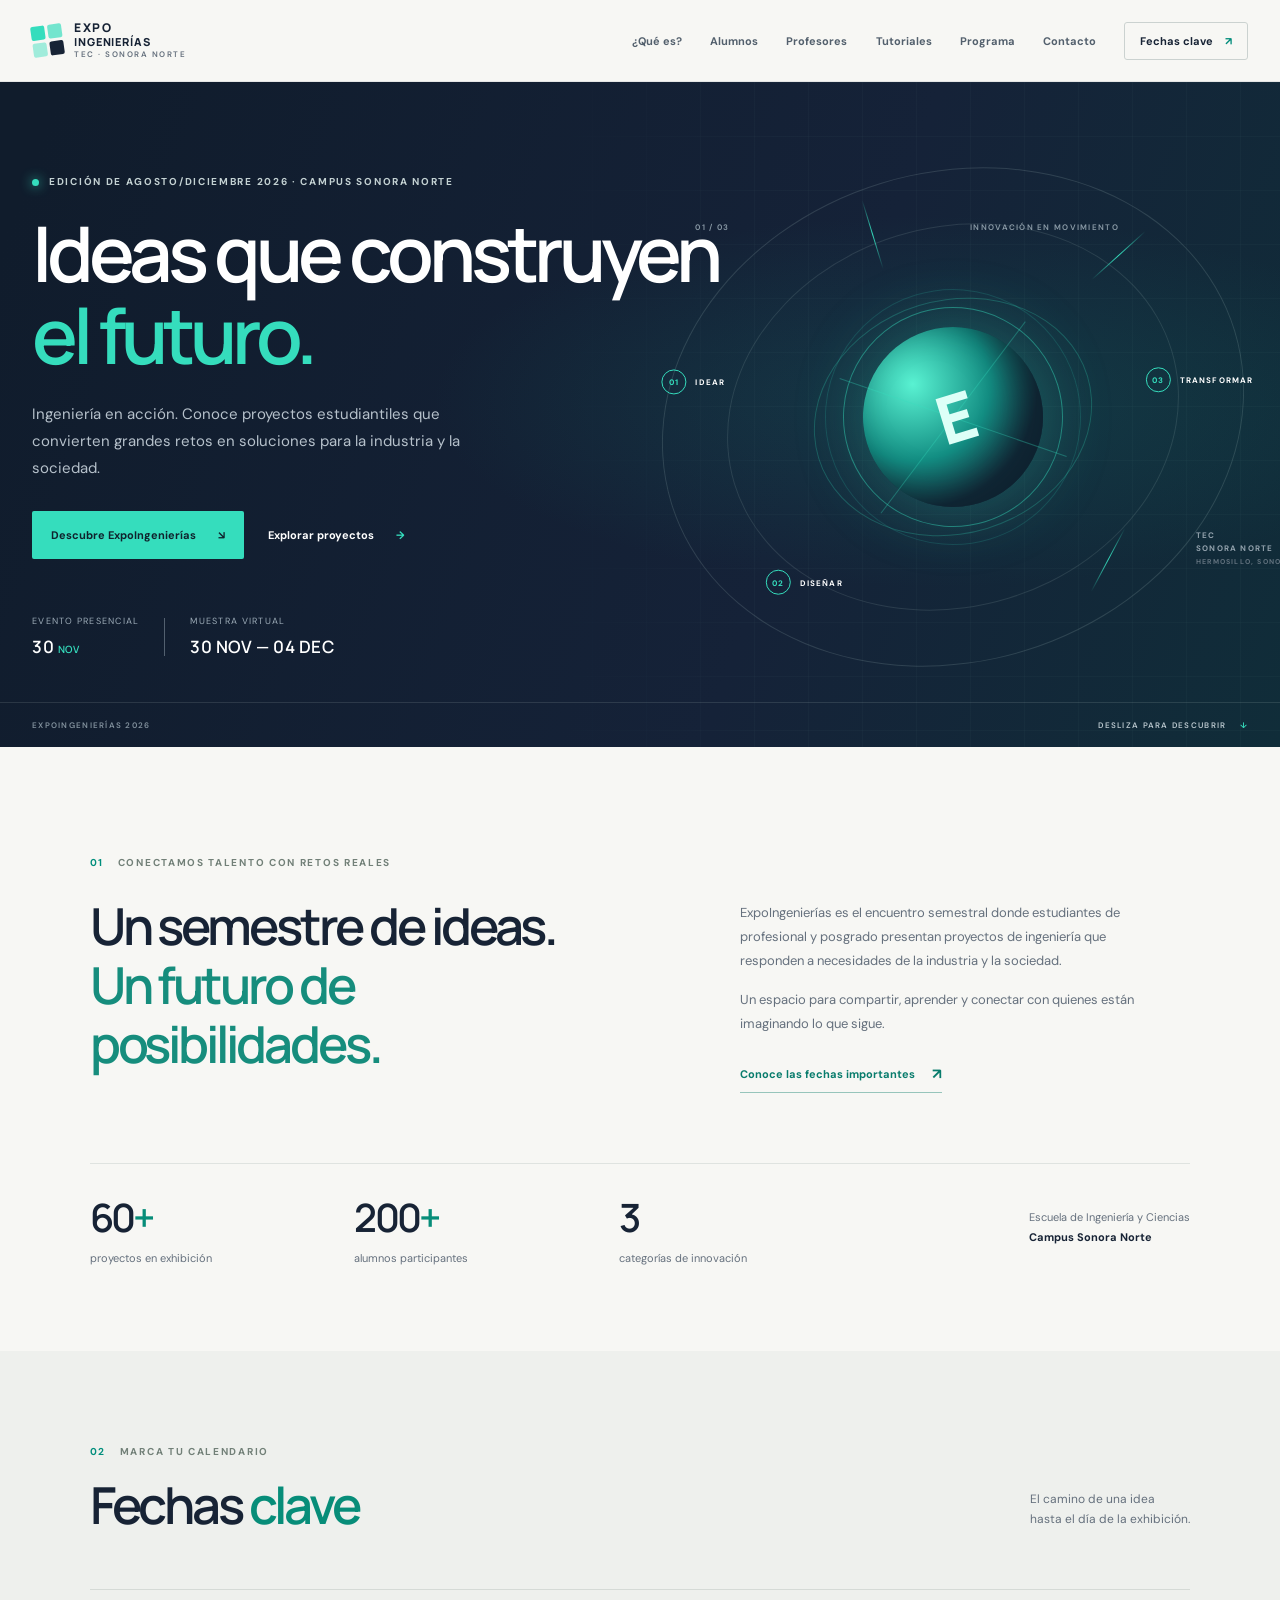
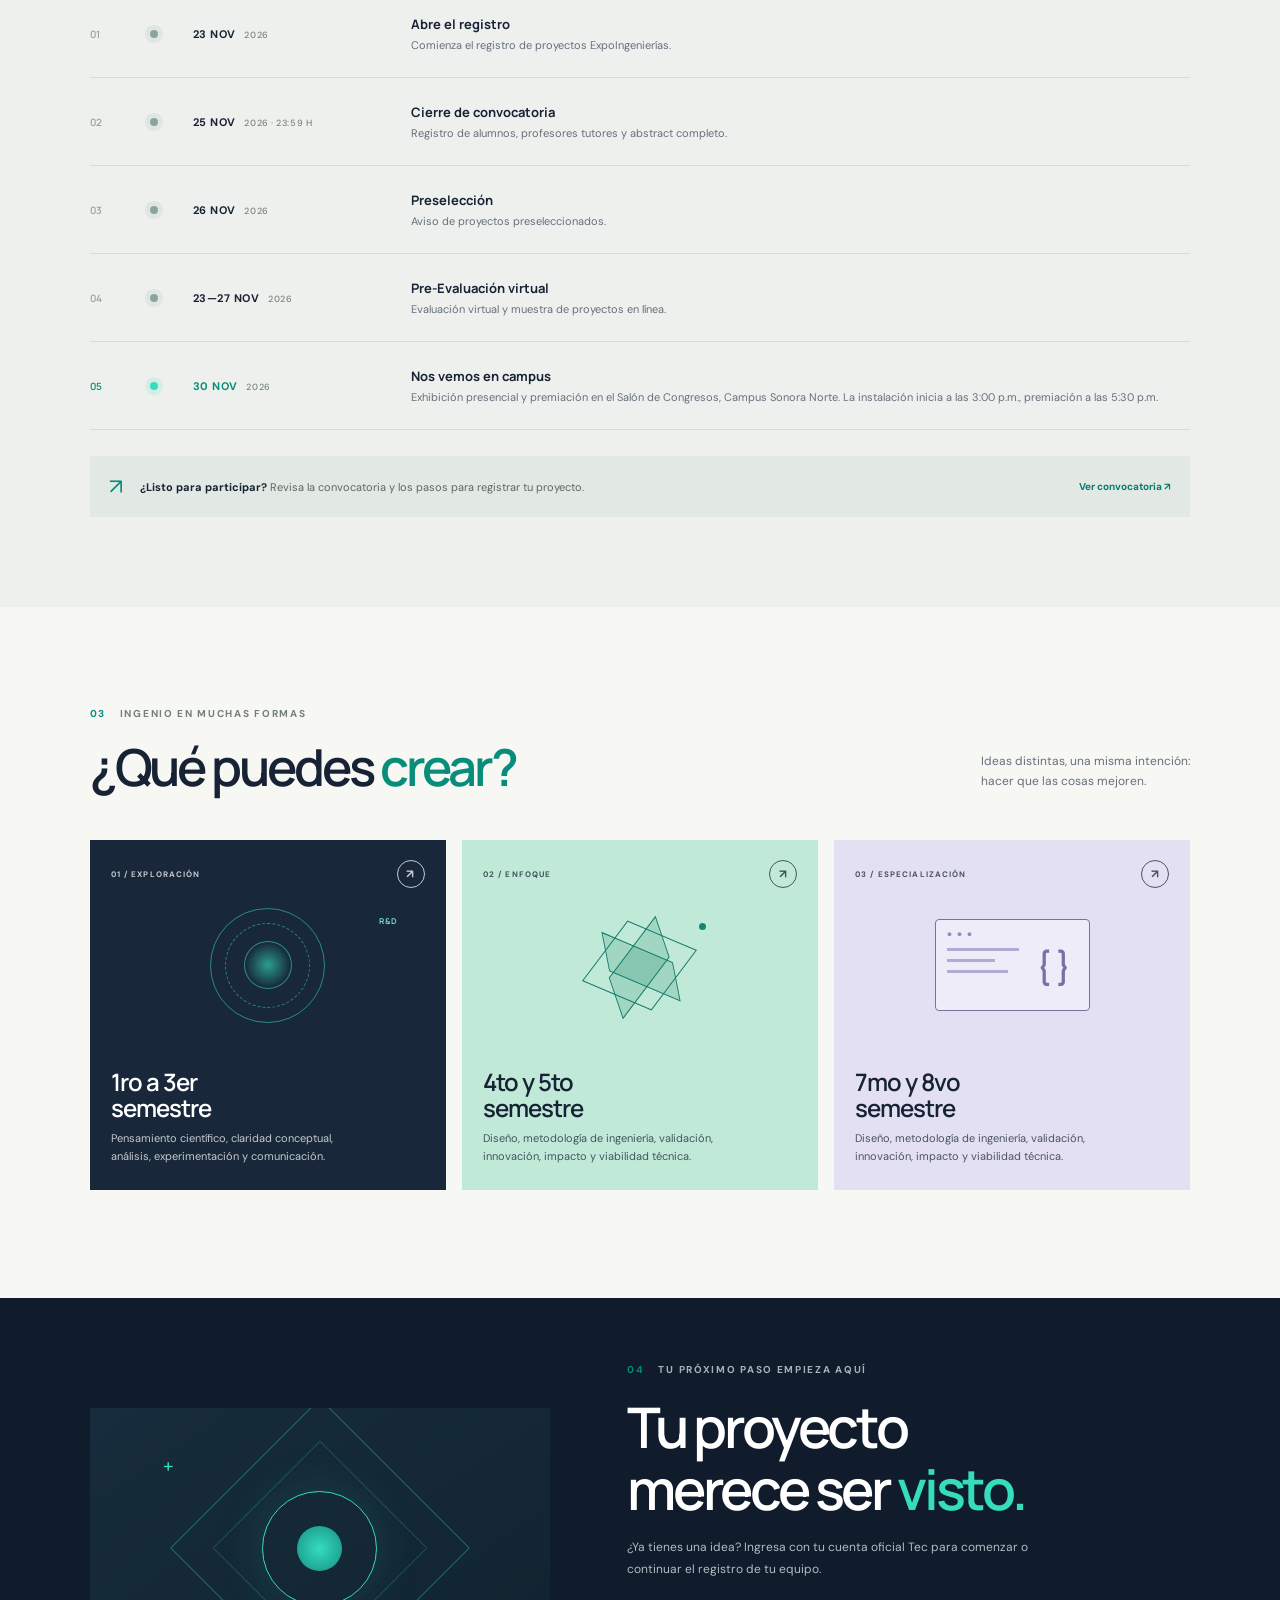
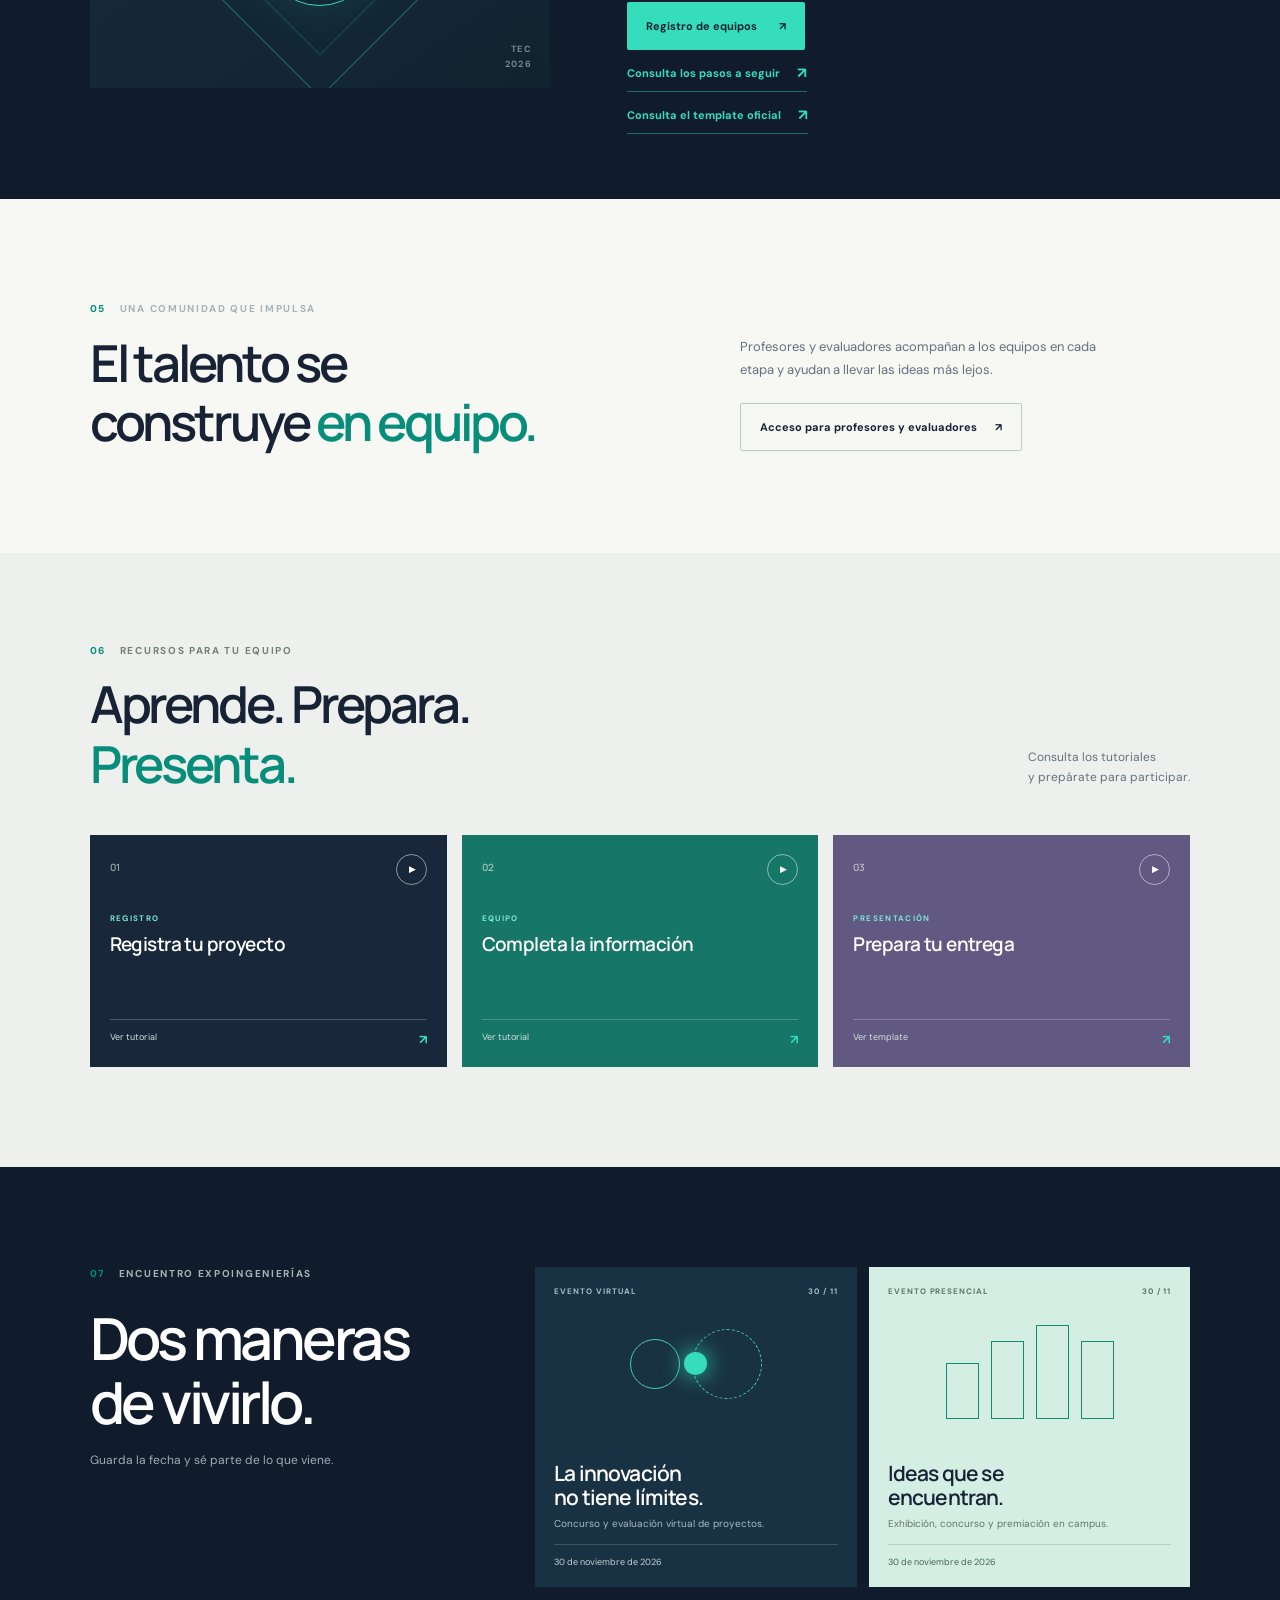
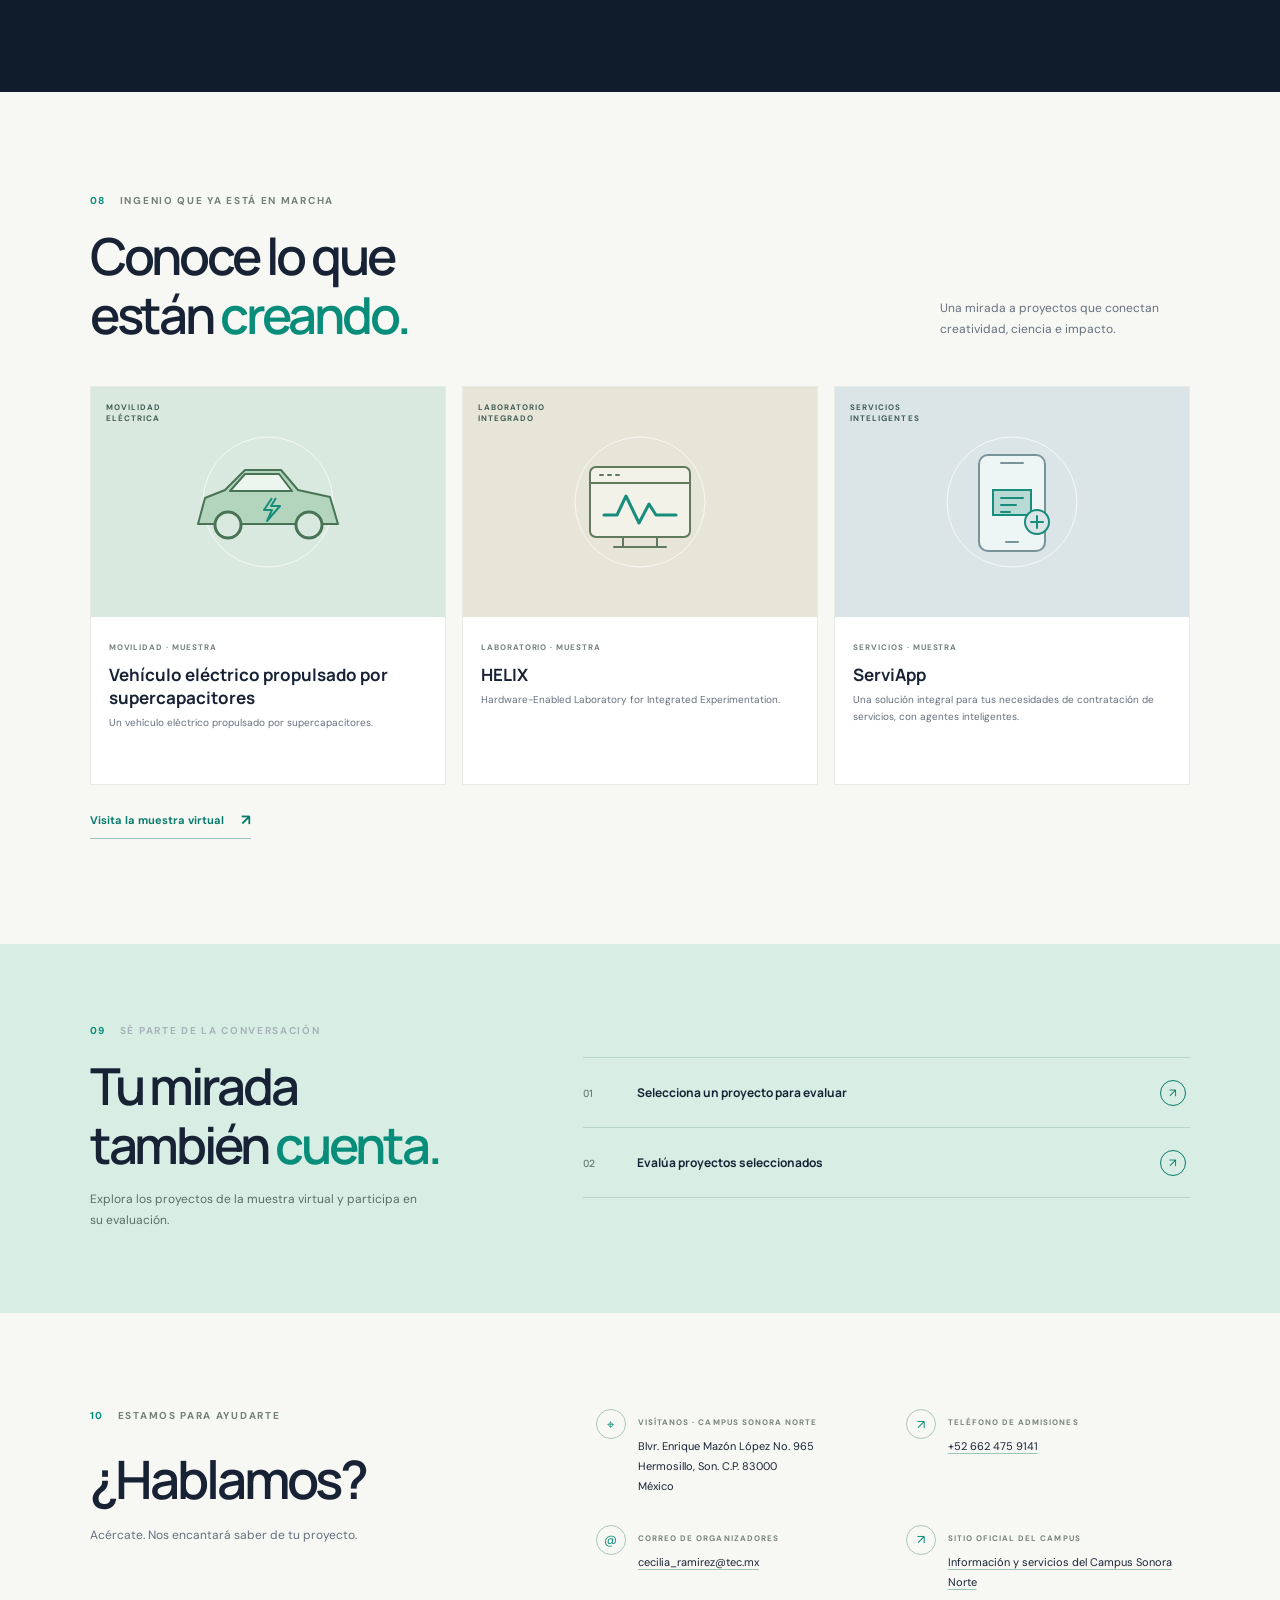
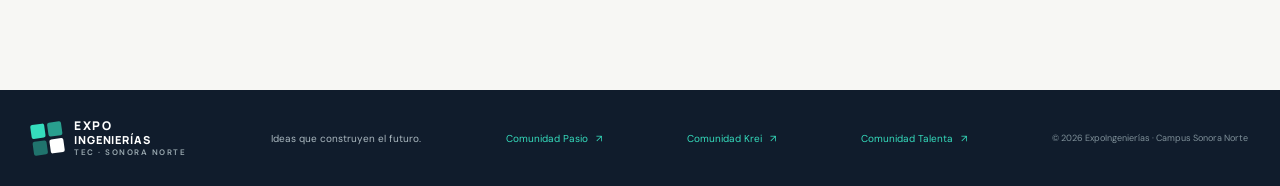
<file: index.html>
<!doctype html>
<html lang="es">
<head>
  <meta charset="utf-8">
  <meta name="viewport" content="width=device-width, initial-scale=1">
  <meta name="theme-color" content="#101c2c">
  <meta name="description" content="ExpoIngenierías reúne proyectos de ingeniería que responden a retos reales de la industria y la sociedad.">
  <title>ExpoIngenierías | Ideas que construyen el futuro</title>
  <link rel="preconnect" href="https://fonts.googleapis.com">
  <link rel="preconnect" href="https://fonts.gstatic.com" crossorigin>
  <link href="https://fonts.googleapis.com/css2?family=DM+Sans:wght@400;500;600;700&family=Manrope:wght@400;500;600;700;800&display=swap" rel="stylesheet">
  <link rel="stylesheet" href="styles.css">
  <script src="script.js" defer></script>
</head>
<body>
  <a class="skip-link" href="#contenido">Saltar al contenido</a>
  <header class="site-header">
    <div class="nav-wrap">
      <a class="brand" href="#inicio" aria-label="ExpoIngenierías, inicio">
        <span class="brand-mark" aria-hidden="true"><i></i><i></i><i></i><i></i></span>
        <span class="brand-name">EXPO<span>INGENIERÍAS</span><small>TEC · SONORA NORTE</small></span>
      </a>
      <button class="menu-toggle" type="button" aria-expanded="false" aria-controls="primary-nav" aria-label="Abrir menú">
        <span></span><span></span>
      </button>
      <nav class="primary-nav" id="primary-nav" aria-label="Navegación principal">
        <a href="#que-es">¿Qué es?</a>
        <a href="#alumnos">Alumnos</a>
        <a href="#profesores">Profesores</a>
        <a href="#tutoriales">Tutoriales</a>
        <a href="#programa">Programa</a>
        <a href="#contacto">Contacto</a>
        <a class="nav-cta" href="#fechas">Fechas clave <span aria-hidden="true">↗</span></a>
      </nav>
    </div>
  </header>

  <main id="contenido">
    <section class="hero" id="inicio">
      <div class="hero-grid" aria-hidden="true"></div>
      <div class="hero-orbit orbit-one" aria-hidden="true"></div>
      <div class="hero-orbit orbit-two" aria-hidden="true"></div>
      <div class="hero-content">
        <p class="eyebrow"><span class="live-dot"></span> Edición de Agosto/Diciembre 2026 · Campus Sonora Norte</p>
        <h1>Ideas que construyen<br><span>el futuro.</span></h1>
        <p class="hero-copy">Ingeniería en acción. Conoce proyectos estudiantiles que convierten grandes retos en soluciones para la industria y la sociedad.</p>
        <div class="hero-actions">
          <a class="button button-primary" href="#que-es">Descubre ExpoIngenierías <span aria-hidden="true">↘</span></a>
          <a class="button button-quiet" href="#proyectos">Explorar proyectos <span aria-hidden="true">→</span></a>
        </div>
        <div class="hero-dates">
          <div><span class="date-label">Evento presencial</span><strong>30 <small>NOV</small></strong></div>
          <span class="date-divider" aria-hidden="true"></span>
          <div><span class="date-label">Muestra virtual</span><strong>30 NOV — 04 DEC</strong></div>
        </div>
      </div>
      <div class="hero-art" aria-hidden="true">
        <div class="art-caption"><span>01 / 03</span><span>INNOVACIÓN EN MOVIMIENTO</span></div>
        <div class="art-core"><div class="core-ring"></div><div class="core-ring ring-two"></div><div class="core-spark">E</div></div>
        <div class="art-node node-a"><span>01</span><b>IDEAR</b></div>
        <div class="art-node node-b"><span>02</span><b>DISEÑAR</b></div>
        <div class="art-node node-c"><span>03</span><b>TRANSFORMAR</b></div>
        <div class="art-line line-a"></div><div class="art-line line-b"></div><div class="art-line line-c"></div>
        <div class="art-footnote">TEC<br>SONORA NORTE<br><span>HERMOSILLO, SONORA</span></div>
      </div>
      <div class="hero-bottom"><span>EXPOINGENIERÍAS 2026</span><a href="#que-es">DESLIZA PARA DESCUBRIR <span aria-hidden="true">↓</span></a></div>
    </section>

    <section class="intro section-pad" id="que-es">
      <div class="section-kicker"><span>01</span> CONECTAMOS TALENTO CON RETOS REALES</div>
      <div class="intro-grid">
        <h2>Un semestre de ideas.<br><span>Un futuro de posibilidades.</span></h2>
        <div class="intro-copy">
          <p>ExpoIngenierías es el encuentro semestral donde estudiantes de profesional y posgrado presentan proyectos de ingeniería que responden a necesidades de la industria y la sociedad.</p>
          <p>Un espacio para compartir, aprender y conectar con quienes están imaginando lo que sigue.</p>
          <a class="text-link" href="#fechas">Conoce las fechas importantes <span aria-hidden="true">↗</span></a>
        </div>
      </div>
      <div class="stats-row">
        <div class="stat"><strong>60<span>+</span></strong><span>proyectos en exhibición</span></div>
        <div class="stat"><strong>200<span>+</span></strong><span>alumnos participantes</span></div>
        <div class="stat"><strong>3</strong><span>categorías de innovación</span></div>
        <p>Escuela de Ingeniería y Ciencias<br><b>Campus Sonora Norte</b></p>
      </div>
    </section>

    <section class="dates-section section-pad" id="fechas">
      <div class="section-heading">
        <div><div class="section-kicker"><span>02</span> MARCA TU CALENDARIO</div><h2>Fechas <span>clave</span></h2></div>
        <p>El camino de una idea<br>hasta el día de la exhibición.</p>
      </div>
      <div class="timeline">
        <article class="timeline-item">
          <span class="timeline-index">01</span><span class="timeline-dot"></span>
          <div class="timeline-date">23 NOV <small>2026</small></div>
          <div class="timeline-copy"><h3>Abre el registro</h3><p>Comienza el registro de proyectos ExpoIngenierías.</p></div>
        </article>
        <article class="timeline-item">
          <span class="timeline-index">02</span><span class="timeline-dot"></span>
          <div class="timeline-date">25 NOV <small>2026 · 23:59 H</small></div>
          <div class="timeline-copy"><h3>Cierre de convocatoria</h3><p>Registro de alumnos, profesores tutores y abstract completo.</p></div>
        </article>
        <article class="timeline-item">
          <span class="timeline-index">03</span><span class="timeline-dot"></span>
          <div class="timeline-date">26 NOV <small>2026</small></div>
          <div class="timeline-copy"><h3>Preselección</h3><p>Aviso de proyectos preseleccionados.</p></div>
        </article>
        <article class="timeline-item">
          <span class="timeline-index">04</span><span class="timeline-dot"></span>
          <div class="timeline-date">23—27 NOV <small>2026</small></div>
          <div class="timeline-copy"><h3>Pre-Evaluación virtual</h3><p>Evaluación virtual y muestra de proyectos en línea.</p></div>
        </article>
        <article class="timeline-item timeline-highlight">
          <span class="timeline-index">05</span><span class="timeline-dot"></span>
          <div class="timeline-date">30 NOV <small>2026</small></div>
          <div class="timeline-copy"><h3>Nos vemos en campus</h3><p>Exhibición presencial y premiación en el Salón de Congresos, Campus Sonora Norte. La instalación inicia a las 3:00 p.m., premiación a las 5:30 p.m.</p></div>
        </article>
      </div>
      <div class="timeline-note"><span aria-hidden="true">↗</span><p><b>¿Listo para participar?</b> Revisa la convocatoria y los pasos para registrar tu proyecto.</p><a href="documentos/Convocatoria%20Expoingenierias.pdf" target="_blank" rel="noopener">Ver convocatoria <span aria-hidden="true">↗</span></a></div>
    </section>

    <section class="categories section-pad" id="proyectos">
      <div class="section-heading">
        <div><div class="section-kicker"><span>03</span> INGENIO EN MUCHAS FORMAS</div><h2>¿Qué puedes <span>crear?</span></h2></div>
        <p>Ideas distintas, una misma intención:<br>hacer que las cosas mejoren.</p>
      </div>
      <div class="category-grid">
        <article class="category-card category-dark">
          <div class="card-top"><span>01 / EXPLORACIÓN</span><span class="arrow-round">↗</span></div>
          <div class="category-art research-art" aria-hidden="true"><div class="circle circle-a"></div><div class="circle circle-b"></div><div class="circle circle-c"></div><span>R&amp;D</span></div>
          <h3>1ro a 3er<br>semestre</h3><p>Pensamiento científico, claridad conceptual, análisis, experimentación y comunicación.</p>
        </article>
        <article class="category-card category-green">
          <div class="card-top"><span>02 / ENFOQUE</span><span class="arrow-round">↗</span></div>
          <div class="category-art physical-art" aria-hidden="true"><div class="cube"><i></i><i></i><i></i></div><div class="cube-dot"></div></div>
          <h3>4to y 5to<br>semestre</h3><p>Diseño, metodología de ingeniería, validación, innovación, impacto y viabilidad técnica.</p>
        </article>
        <article class="category-card category-lilac">
          <div class="card-top"><span>03 / ESPECIALIZACIÓN</span><span class="arrow-round">↗</span></div>
          <div class="category-art software-art" aria-hidden="true"><div class="code-window"><span>● ● ●</span><b>{ }</b><i></i><i></i><i></i></div></div>
          <h3>7mo y 8vo<br>semestre</h3><p>Diseño, metodología de ingeniería, validación, innovación, impacto y viabilidad técnica.</p>
        </article>
      </div>
    </section>

    <section class="access-section section-pad" id="alumnos">
      <div class="access-art" aria-hidden="true"><div class="access-ring"></div><div class="access-cross">+</div><span>TEC<br>2026</span></div>
      <div class="access-copy">
        <div class="section-kicker"><span>04</span> TU PRÓXIMO PASO EMPIEZA AQUÍ</div>
        <h2>Tu proyecto<br>merece ser <span>visto.</span></h2>
        <p>¿Ya tienes una idea? Ingresa con tu cuenta oficial Tec para comenzar o continuar el registro de tu equipo.</p>
        <a class="button button-primary" href="https://forms.cloud.microsoft/r/Cpz0VesZDh">Registro de equipos <span aria-hidden="true">↗</span></a>
        <a class="text-link access-secondary" href="documentos/Convocatoria%20Expoingenierias.pdf" target="_blank" rel="noopener">Consulta los pasos a seguir <span aria-hidden="true">↗</span></a>
        <a class="text-link access-secondary" href="https://canva.link/poster-expoingenierias" target="_blank" rel="noopener">Consulta el template oficial <span aria-hidden="true">↗</span></a>
      </div>
    </section>

    <section class="faculty-section section-pad" id="profesores">
      <div><div class="section-kicker"><span>05</span> UNA COMUNIDAD QUE IMPULSA</div><h2>El talento se<br>construye <span>en equipo.</span></h2></div>
      <div class="faculty-copy"><p>Profesores y evaluadores acompañan a los equipos en cada etapa y ayudan a llevar las ideas más lejos.</p><a class="button button-outline" href="https://forms.gle/yEsHHwfoURunwVYn7" target="_blank" rel="noopener">Acceso para profesores y evaluadores <span aria-hidden="true">↗</span></a></div>
    </section>

    <section class="tutorials-section section-pad" id="tutoriales">
      <div class="section-heading">
        <div><div class="section-kicker"><span>06</span> RECURSOS PARA TU EQUIPO</div><h2>Aprende. Prepara.<br><span>Presenta.</span></h2></div>
        <p>Consulta los tutoriales<br>y prepárate para participar.</p>
      </div>
      <div class="tutorial-grid">
        <a class="tutorial-card" href="https://youtu.be/opxGu3tZ9gY" target="_blank" rel="noopener"><span class="tutorial-number">01</span><span class="play-icon" aria-hidden="true">▶</span><span class="tutorial-label">REGISTRO</span><h3>Registra tu proyecto</h3><span class="tutorial-link">Ver tutorial <b>↗</b></span></a>
        <a class="tutorial-card" href="https://youtu.be/dQw4w9WgXcQ" target="_blank" rel="noopener"><span class="tutorial-number">02</span><span class="play-icon" aria-hidden="true">▶</span><span class="tutorial-label">EQUIPO</span><h3>Completa la información</h3><span class="tutorial-link">Ver tutorial <b>↗</b></span></a>
        <a class="tutorial-card" href="https://canva.link/poster-expoingenierias" target="_blank" rel="noopener"><span class="tutorial-number">03</span><span class="play-icon" aria-hidden="true">▶</span><span class="tutorial-label">PRESENTACIÓN</span><h3>Prepara tu entrega</h3><span class="tutorial-link">Ver template <b>↗</b></span></a>
      </div>
    </section>

    <section class="program-section section-pad" id="programa">
      <div class="program-title"><div class="section-kicker"><span>07</span> ENCUENTRO EXPOINGENIERÍAS</div><h2>Dos maneras<br>de vivirlo.</h2><p>Guarda la fecha y sé parte de lo que viene.</p></div>
      <div class="program-cards">
        <article class="program-card"><div class="program-card-top"><span>EVENTO VIRTUAL</span><span>30 / 11</span></div><div class="program-symbol virtual-symbol" aria-hidden="true"><span></span><span></span><span></span></div><h3>La innovación<br>no tiene límites.</h3><p>Concurso y evaluación virtual de proyectos.</p><span class="program-date">30 de noviembre de 2026</span></article>
        <article class="program-card program-card-light"><div class="program-card-top"><span>EVENTO PRESENCIAL</span><span>30 / 11</span></div><div class="program-symbol campus-symbol" aria-hidden="true"><span></span><span></span><span></span><span></span></div><h3>Ideas que se<br>encuentran.</h3><p>Exhibición, concurso y premiación en campus.</p><span class="program-date">30 de noviembre de 2026</span></article>
      </div>
    </section>

    <section class="showcase section-pad" id="muestra">
      <div class="showcase-heading"><div><div class="section-kicker"><span>08</span> INGENIO QUE YA ESTÁ EN MARCHA</div><h2>Conoce lo que<br>están <span>creando.</span></h2></div><p>Una mirada a proyectos que conectan creatividad, ciencia e impacto.</p></div>
      <div class="project-grid">
        <article class="project-card project-one">
          <div class="project-visual" aria-hidden="true">
            <span class="project-stamp">MOVILIDAD<br>ELÉCTRICA</span>
            <svg width="190" height="140" viewBox="0 0 190 140" fill="none" xmlns="http://www.w3.org/2000/svg">
              <circle cx="95" cy="70" r="65" stroke="#fff" stroke-opacity=".7"/>
              <path d="M25 92h140l-8-27-32-7-17-20H72L52 58l-20 8-7 26Z" fill="#b3d5bd" stroke="#487455" stroke-width="2" stroke-linejoin="round"/>
              <path d="M72 42h34l13 17H57l15-17Z" fill="#edf6ee" stroke="#487455" stroke-width="2" stroke-linejoin="round"/>
              <circle cx="55" cy="93" r="13" fill="#dae9df" stroke="#487455" stroke-width="3"/><circle cx="136" cy="93" r="13" fill="#dae9df" stroke="#487455" stroke-width="3"/>
              <path d="m99 66-8 12h8l-5 11 13-15h-9l5-8" stroke="#168d7d" stroke-width="2" stroke-linejoin="round"/>
            </svg>
          </div>
          <div class="project-details"><span>MOVILIDAD · MUESTRA</span><h3>Vehículo eléctrico propulsado por supercapacitores</h3><p>Un vehículo eléctrico propulsado por supercapacitores.</p></div>
        </article>
        <article class="project-card project-two">
          <div class="project-visual" aria-hidden="true">
            <span class="project-stamp">LABORATORIO<br>INTEGRADO</span>
            <svg width="190" height="140" viewBox="0 0 190 140" fill="none" xmlns="http://www.w3.org/2000/svg">
              <circle cx="95" cy="70" r="65" stroke="#fff" stroke-opacity=".7"/>
              <rect x="45" y="35" width="100" height="70" rx="6" fill="#f3f2e8" stroke="#61795d" stroke-width="2"/>
              <path d="M45 51h100M55 43h3m5 0h3m5 0h3" stroke="#61795d" stroke-width="2" stroke-linecap="round"/>
              <path d="M59 83h13l9-19 13 27 10-19 7 11h20" stroke="#168d7d" stroke-width="3" stroke-linecap="round" stroke-linejoin="round"/>
              <path d="M78 105v10m34-10v10m-43 0h52" stroke="#61795d" stroke-width="2" stroke-linecap="round"/>
            </svg>
          </div>
          <div class="project-details"><span>LABORATORIO · MUESTRA</span><h3>HELIX</h3><p lang="en">Hardware-Enabled Laboratory for Integrated Experimentation.</p></div>
        </article>
        <article class="project-card project-three">
          <div class="project-visual" aria-hidden="true">
            <span class="project-stamp">SERVICIOS<br>INTELIGENTES</span>
            <svg width="190" height="140" viewBox="0 0 190 140" fill="none" xmlns="http://www.w3.org/2000/svg">
              <circle cx="95" cy="70" r="65" stroke="#fff" stroke-opacity=".7"/>
              <rect x="62" y="23" width="66" height="96" rx="9" fill="#eef5f5" stroke="#79939b" stroke-width="2"/>
              <path d="M84 31h22M89 110h12" stroke="#79939b" stroke-width="2" stroke-linecap="round"/>
              <path d="M76 58h38v25H76z" fill="#b9d9d5" stroke="#168d7d" stroke-width="2"/>
              <path d="M84 66h22M84 73h15M84 80h9" stroke="#168d7d" stroke-width="2" stroke-linecap="round"/>
              <circle cx="120" cy="90" r="12" fill="#dbe5e8" stroke="#168d7d" stroke-width="2"/><path d="M120 84v12m-6-6h12" stroke="#168d7d" stroke-width="2" stroke-linecap="round"/>
            </svg>
          </div>
          <div class="project-details"><span>SERVICIOS · MUESTRA</span><h3>ServiApp</h3><p>Una solución integral para tus necesidades de contratación de servicios, con agentes inteligentes.</p></div>
        </article>
      </div>
      <a class="text-link showcase-link" href="muestra_virtual.htm">Visita la muestra virtual <span aria-hidden="true">↗</span></a>
    </section>

    <section class="evaluation-section section-pad" id="evaluacion">
      <div class="evaluation-copy"><div class="section-kicker"><span>09</span> SÉ PARTE DE LA CONVERSACIÓN</div><h2>Tu mirada<br>también <span>cuenta.</span></h2><p>Explora los proyectos de la muestra virtual y participa en su evaluación.</p></div>
      <div class="evaluation-actions">
        <a class="evaluation-link" href="https://forms.gle/yEsHHwfoURunwVYn7" target="_blank" rel="noopener"><span>01</span><b>Selecciona un proyecto para evaluar</b><span class="arrow-round">↗</span></a>
        <a class="evaluation-link" href="https://forms.gle/yEsHHwfoURunwVYn7" target="_blank" rel="noopener"><span>02</span><b>Evalúa proyectos seleccionados</b><span class="arrow-round">↗</span></a>
      </div>
    </section>

    <section class="contact-section section-pad" id="contacto">
      <div class="contact-heading"><div class="section-kicker"><span>10</span> ESTAMOS PARA AYUDARTE</div><h2>¿Hablamos?</h2><p>Acércate. Nos encantará saber de tu proyecto.</p></div>
      <div class="contact-details">
        <div class="contact-item"><span class="contact-icon" aria-hidden="true">⌖</span><div><small>VISÍTANOS · CAMPUS SONORA NORTE</small><p>Blvr. Enrique Mazón López No. 965<br>Hermosillo, Son. C.P. 83000<br>México</p></div></div>
        <div class="contact-item"><span class="contact-icon" aria-hidden="true">↗</span><div><small>TELÉFONO DE ADMISIONES</small><p><a href="tel:+526624759141">+52 662 475 9141</a></p></div></div>
        <div class="contact-item"><span class="contact-icon" aria-hidden="true">@</span><div><small>CORREO DE ORGANIZADORES</small><p><a href="mailto:cecilia_ramirez@tec.mx">cecilia_ramirez@tec.mx</a></p></div></div>
        <div class="contact-item"><span class="contact-icon" aria-hidden="true">↗</span><div><small>SITIO OFICIAL DEL CAMPUS</small><p><a href="https://tec.mx/es/sonora-norte" target="_blank" rel="noopener">Información y servicios del Campus Sonora Norte</a></p></div></div>
      </div>
    </section>
  </main>

  <footer class="site-footer">
    <a class="brand footer-brand" href="#inicio">
      <span class="brand-mark" aria-hidden="true"><i></i><i></i><i></i><i></i></span>
      <span class="brand-name">EXPO<span>INGENIERÍAS</span><small>TEC · SONORA NORTE</small></span>
    </a>
    <p>Ideas que construyen el futuro.</p>
    <a class="instagram-link" href="https://www.instagram.com/pasio_csn" target="_blank" rel="noopener" aria-label="Comunidad Pasio en Instagram">Comunidad Pasio <span aria-hidden="true">↗</span></a>
    <a class="instagram-link" href="https://www.instagram.com/Kreicsn" target="_blank" rel="noopener" aria-label="Comunidad Krei en Instagram">Comunidad Krei <span aria-hidden="true">↗</span></a>
    <a class="instagram-link" href="https://www.instagram.com/Talenta_son" target="_blank" rel="noopener" aria-label="Comunidad Talenta en Instagram">Comunidad Talenta <span aria-hidden="true">↗</span></a>
    <span class="footer-copy">© 2026 ExpoIngenierías · Campus Sonora Norte</span>
  </footer>
</body>
</html>
</file>
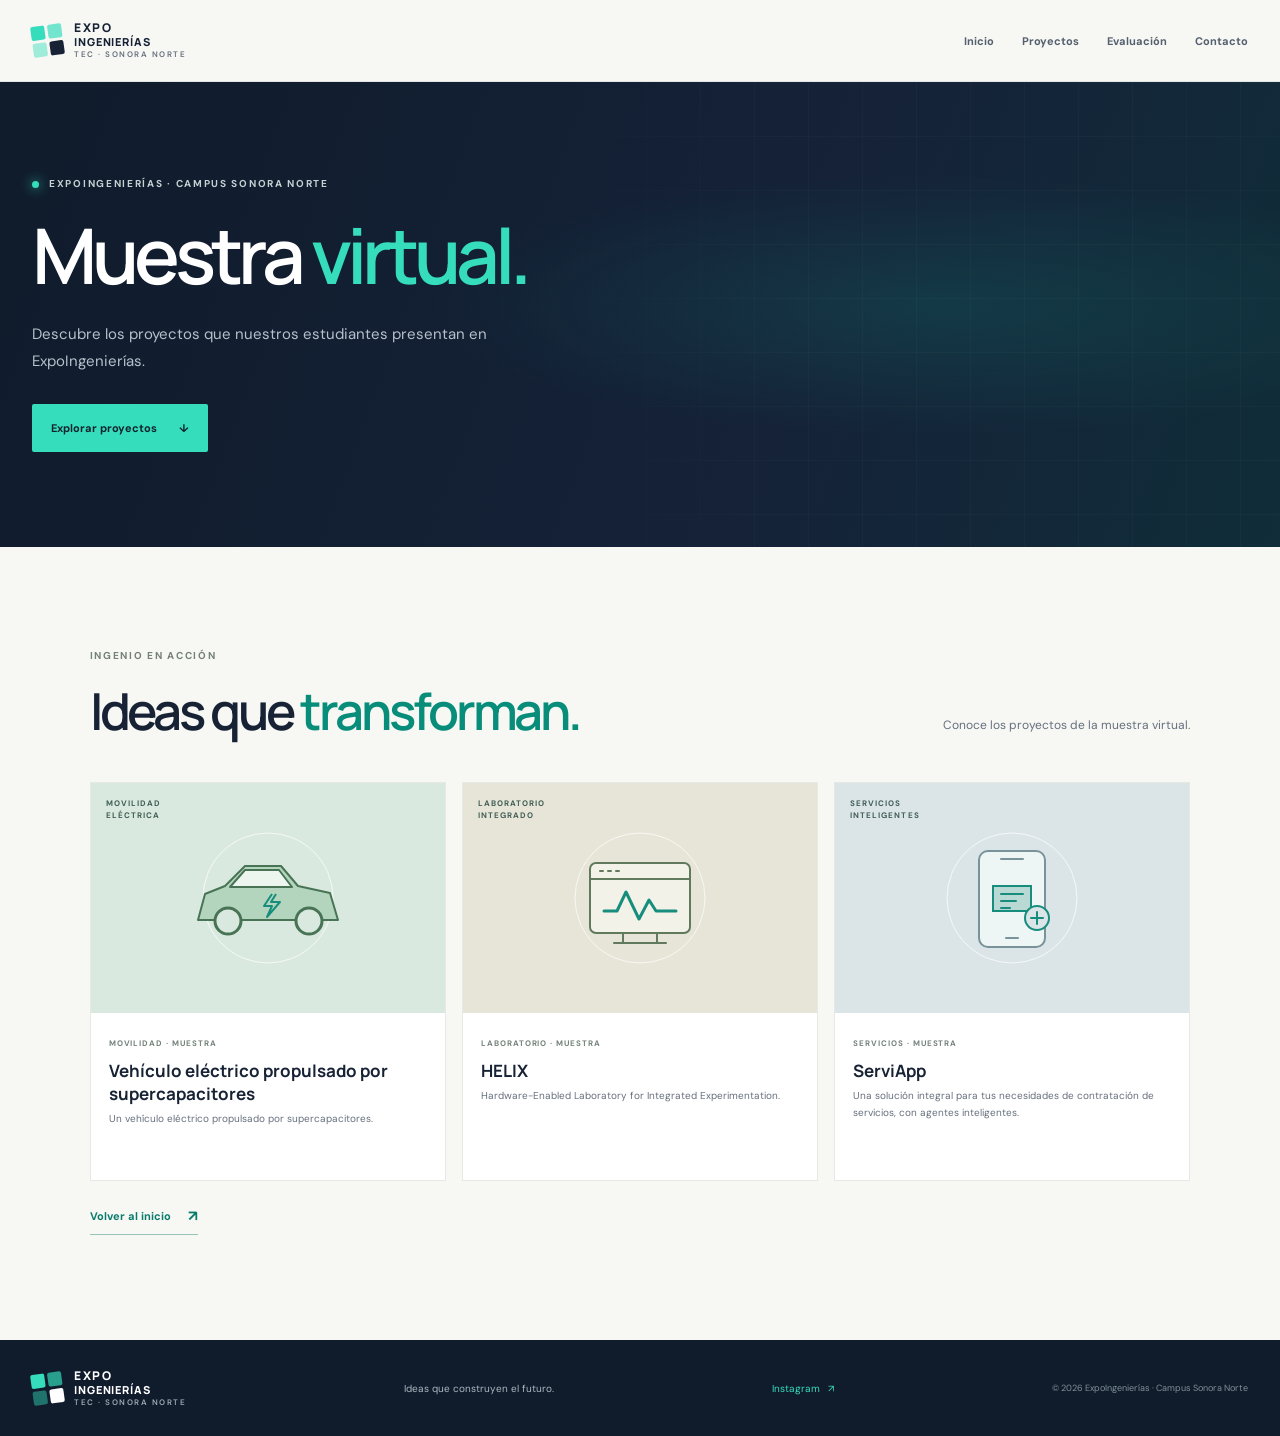
<file: muestra_virtual.htm>
<!doctype html>
<html lang="es">
<head>
  <meta charset="utf-8">
  <meta name="viewport" content="width=device-width, initial-scale=1">
  <meta name="theme-color" content="#101c2c">
  <meta name="description" content="Conoce los proyectos de la muestra virtual de ExpoIngenierías Campus Sonora Norte.">
  <title>Muestra virtual | ExpoIngenierías</title>
  <link rel="preconnect" href="https://fonts.googleapis.com">
  <link rel="preconnect" href="https://fonts.gstatic.com" crossorigin>
  <link href="https://fonts.googleapis.com/css2?family=DM+Sans:wght@400;500;600;700&family=Manrope:wght@400;500;600;700;800&display=swap" rel="stylesheet">
  <link rel="stylesheet" href="styles.css">
  <script src="script.js" defer></script>
</head>
<body>
  <a class="skip-link" href="#contenido">Saltar al contenido</a>
  <header class="site-header">
    <div class="nav-wrap">
      <a class="brand" href="index.html" aria-label="ExpoIngenierías, inicio">
        <span class="brand-mark" aria-hidden="true"><i></i><i></i><i></i><i></i></span>
        <span class="brand-name">EXPO<span>INGENIERÍAS</span><small>TEC · SONORA NORTE</small></span>
      </a>
      <button class="menu-toggle" type="button" aria-expanded="false" aria-controls="primary-nav" aria-label="Abrir menú">
        <span></span><span></span>
      </button>
      <nav class="primary-nav" id="primary-nav" aria-label="Navegación principal">
        <a href="index.html">Inicio</a>
        <a href="#proyectos">Proyectos</a>
        <a href="index.html#evaluacion">Evaluación</a>
        <a href="index.html#contacto">Contacto</a>
      </nav>
    </div>
  </header>

  <main id="contenido">
    <section class="hero showcase-hero">
      <div class="hero-grid" aria-hidden="true"></div>
      <div class="hero-content showcase-hero-content">
        <p class="eyebrow"><span class="live-dot"></span> ExpoIngenierías · Campus Sonora Norte</p>
        <h1>Muestra <span>virtual.</span></h1>
        <p class="hero-copy">Descubre los proyectos que nuestros estudiantes presentan en ExpoIngenierías.</p>
        <a class="button button-primary" href="#proyectos">Explorar proyectos <span aria-hidden="true">↓</span></a>
      </div>
    </section>

    <section class="showcase section-pad" id="proyectos">
      <div class="showcase-heading">
        <div><div class="section-kicker">INGENIO EN ACCIÓN</div><h2>Ideas que <span>transforman.</span></h2></div>
        <p>Conoce los proyectos de la muestra virtual.</p>
      </div>
      <div class="project-grid">
        <article class="project-card project-one">
          <div class="project-visual" aria-hidden="true">
            <span class="project-stamp">MOVILIDAD<br>ELÉCTRICA</span>
            <svg width="190" height="140" viewBox="0 0 190 140" fill="none" xmlns="http://www.w3.org/2000/svg">
              <circle cx="95" cy="70" r="65" stroke="#fff" stroke-opacity=".7"/>
              <path d="M25 92h140l-8-27-32-7-17-20H72L52 58l-20 8-7 26Z" fill="#b3d5bd" stroke="#487455" stroke-width="2" stroke-linejoin="round"/>
              <path d="M72 42h34l13 17H57l15-17Z" fill="#edf6ee" stroke="#487455" stroke-width="2" stroke-linejoin="round"/>
              <circle cx="55" cy="93" r="13" fill="#dae9df" stroke="#487455" stroke-width="3"/><circle cx="136" cy="93" r="13" fill="#dae9df" stroke="#487455" stroke-width="3"/>
              <path d="m99 66-8 12h8l-5 11 13-15h-9l5-8" stroke="#168d7d" stroke-width="2" stroke-linejoin="round"/>
            </svg>
          </div>
          <div class="project-details"><span>MOVILIDAD · MUESTRA</span><h3>Vehículo eléctrico propulsado por supercapacitores</h3><p>Un vehículo eléctrico propulsado por supercapacitores.</p></div>
        </article>
        <article class="project-card project-two">
          <div class="project-visual" aria-hidden="true">
            <span class="project-stamp">LABORATORIO<br>INTEGRADO</span>
            <svg width="190" height="140" viewBox="0 0 190 140" fill="none" xmlns="http://www.w3.org/2000/svg">
              <circle cx="95" cy="70" r="65" stroke="#fff" stroke-opacity=".7"/>
              <rect x="45" y="35" width="100" height="70" rx="6" fill="#f3f2e8" stroke="#61795d" stroke-width="2"/>
              <path d="M45 51h100M55 43h3m5 0h3m5 0h3" stroke="#61795d" stroke-width="2" stroke-linecap="round"/>
              <path d="M59 83h13l9-19 13 27 10-19 7 11h20" stroke="#168d7d" stroke-width="3" stroke-linecap="round" stroke-linejoin="round"/>
              <path d="M78 105v10m34-10v10m-43 0h52" stroke="#61795d" stroke-width="2" stroke-linecap="round"/>
            </svg>
          </div>
          <div class="project-details"><span>LABORATORIO · MUESTRA</span><h3>HELIX</h3><p lang="en">Hardware-Enabled Laboratory for Integrated Experimentation.</p></div>
        </article>
        <article class="project-card project-three">
          <div class="project-visual" aria-hidden="true">
            <span class="project-stamp">SERVICIOS<br>INTELIGENTES</span>
            <svg width="190" height="140" viewBox="0 0 190 140" fill="none" xmlns="http://www.w3.org/2000/svg">
              <circle cx="95" cy="70" r="65" stroke="#fff" stroke-opacity=".7"/>
              <rect x="62" y="23" width="66" height="96" rx="9" fill="#eef5f5" stroke="#79939b" stroke-width="2"/>
              <path d="M84 31h22M89 110h12" stroke="#79939b" stroke-width="2" stroke-linecap="round"/>
              <path d="M76 58h38v25H76z" fill="#b9d9d5" stroke="#168d7d" stroke-width="2"/>
              <path d="M84 66h22M84 73h15M84 80h9" stroke="#168d7d" stroke-width="2" stroke-linecap="round"/>
              <circle cx="120" cy="90" r="12" fill="#dbe5e8" stroke="#168d7d" stroke-width="2"/><path d="M120 84v12m-6-6h12" stroke="#168d7d" stroke-width="2" stroke-linecap="round"/>
            </svg>
          </div>
          <div class="project-details"><span>SERVICIOS · MUESTRA</span><h3>ServiApp</h3><p>Una solución integral para tus necesidades de contratación de servicios, con agentes inteligentes.</p></div>
        </article>
      </div>
      <a class="text-link showcase-link" href="index.html">Volver al inicio <span aria-hidden="true">↗</span></a>
    </section>
  </main>

  <footer class="site-footer">
    <a class="brand footer-brand" href="index.html" aria-label="ExpoIngenierías, inicio">
      <span class="brand-mark" aria-hidden="true"><i></i><i></i><i></i><i></i></span>
      <span class="brand-name">EXPO<span>INGENIERÍAS</span><small>TEC · SONORA NORTE</small></span>
    </a>
    <p>Ideas que construyen el futuro.</p>
    <a class="instagram-link" href="https://www.instagram.com/expoingenierias.tec" target="_blank" rel="noopener" aria-label="ExpoIngenierías en Instagram">Instagram <span aria-hidden="true">↗</span></a>
    <span class="footer-copy">© 2026 ExpoIngenierías · Campus Sonora Norte</span>
  </footer>
</body>
</html>
</file>
<file: styles.css>
:root {
  color-scheme: light;
  --ink: #172335;
  --muted: #65707d;
  --paper: #f7f7f4;
  --teal: #35ddbd;
  --deep: #101c2c;
  --line: #dfe3e0;
  --font-display: "Manrope", sans-serif;
  --font-body: "DM Sans", sans-serif;
}

* { box-sizing: border-box; }
html { scroll-behavior: smooth; scroll-padding-top: 85px; }
body { margin: 0; background: var(--paper); color: var(--ink); font-family: var(--font-body); -webkit-font-smoothing: antialiased; }
a { color: inherit; }
button, a { -webkit-tap-highlight-color: transparent; }
.skip-link { position: fixed; top: 8px; left: 8px; z-index: 20; transform: translateY(-160%); background: white; padding: 12px 16px; }
.skip-link:focus { transform: translateY(0); }
.site-header { position: sticky; top: 0; z-index: 10; height: 82px; background: rgba(247,247,244,.96); border-bottom: 1px solid rgba(23,35,53,.08); backdrop-filter: blur(16px); }
.nav-wrap { width: min(1240px, calc(100% - 64px)); height: 100%; margin: auto; display: flex; align-items: center; justify-content: space-between; }
.brand { display: inline-flex; gap: 11px; align-items: center; text-decoration: none; flex: 0 0 auto; }
.brand-mark { width: 31px; height: 31px; display: grid; grid-template-columns: repeat(2, 1fr); grid-template-rows: repeat(2, 1fr); gap: 3px; transform: rotate(-8deg); }
.brand-mark i { display: block; background: var(--teal); border-radius: 2px; }
.brand-mark i:nth-child(2) { opacity: .68; }.brand-mark i:nth-child(3) { opacity: .45; }.brand-mark i:nth-child(4) { background: var(--ink); }
.brand-name { font: 800 12px/1.2 var(--font-display); letter-spacing: .13em; }
.brand-name span { display: block; font-size: 11px; letter-spacing: .08em; }
.brand-name small { display: block; font: 600 8px/1.5 var(--font-body); letter-spacing: .19em; color: var(--muted); }
.primary-nav { display: flex; align-items: center; gap: clamp(13px, 2.2vw, 32px); }
.primary-nav a { text-decoration: none; font-size: 11px; font-weight: 700; color: #53606d; transition: color .2s ease; }
.primary-nav a:hover, .primary-nav a:focus-visible { color: #078e7d; }
.primary-nav .nav-cta { color: var(--ink); border: 1px solid #cbd2d0; padding: 11px 15px; border-radius: 3px; }
.nav-cta span { padding-left: 9px; color: #008c7b; }
.menu-toggle { display: none; }
.hero { position: relative; min-height: 665px; overflow: hidden; background: var(--deep); color: white; isolation: isolate; }
.hero::before { content: ""; position: absolute; inset: 0; z-index: -2; background: radial-gradient(ellipse at 73% 48%, rgba(19,107,102,.3), transparent 38%), linear-gradient(110deg, #101c2c 4%, #152238 62%, #102d39 100%); }
.hero-grid { position: absolute; z-index: -1; inset: 0 0 0 42%; opacity: .19; background-image: linear-gradient(rgba(147,201,193,.18) 1px, transparent 1px), linear-gradient(90deg, rgba(147,201,193,.18) 1px, transparent 1px); background-size: 54px 54px; mask-image: linear-gradient(90deg, transparent, black 32%, black); }
.hero-content { position: relative; width: min(1240px, calc(100% - 64px)); min-height: 665px; margin: auto; padding: 93px 0 85px; z-index: 2; }
.showcase-hero { min-height: 0; }
.showcase-hero-content { min-height: 0; padding: 95px 0; }
.eyebrow, .section-kicker { font: 700 10px/1.4 var(--font-body); letter-spacing: .17em; text-transform: uppercase; }
.eyebrow { display: flex; align-items: center; gap: 10px; color: #c4d2d3; margin: 0 0 23px; }
.live-dot { height: 7px; width: 7px; border-radius: 50%; background: var(--teal); box-shadow: 0 0 12px var(--teal); }
.hero h1 { max-width: 700px; margin: 0; font: 600 clamp(48px, 6vw, 79px)/1.07 var(--font-display); letter-spacing: -.065em; }
.hero h1 span, .intro h2 span, .section-heading h2 span, .faculty-section h2 span, .showcase h2 span, .evaluation-copy h2 span { color: var(--teal); }
.hero-copy { max-width: 475px; margin: 25px 0 29px; font-size: 15px; line-height: 1.8; color: #b6c1cb; }
.hero-actions { display: flex; align-items: center; gap: 24px; }
.button { display: inline-flex; justify-content: center; align-items: center; gap: 22px; min-height: 48px; padding: 0 19px; text-decoration: none; font-size: 11px; font-weight: 700; border-radius: 2px; transition: transform .2s, background .2s; }
.button:hover { transform: translateY(-2px); }
.button-primary { background: var(--teal); color: #10232d; }
.button-primary:hover { background: #64ebd2; }
.button-quiet { color: white; padding-left: 0; }
.button-quiet span { color: var(--teal); }
.hero-dates { display: flex; gap: 25px; align-items: center; margin-top: 56px; }
.hero-dates > div { display: grid; gap: 8px; }
.date-label { font-size: 9px; letter-spacing: .14em; color: #9cabb7; text-transform: uppercase; }
.hero-dates strong { font: 600 17px var(--font-display); letter-spacing: .03em; }
.hero-dates strong small { font-size: 10px; color: var(--teal); }
.date-divider { width: 1px; height: 38px; background: #52606f; }
.hero-art { position: absolute; width: min(47vw, 590px); height: 490px; right: max(calc((100vw - 1240px) / 2), 32px); top: 90px; border: 1px solid rgba(201,226,222,.15); border-radius: 50%; transform: rotate(-17deg); }
.hero-art::before, .hero-art::after { content: ""; position: absolute; inset: 11%; border: 1px solid rgba(201,226,222,.12); border-radius: 50%; }
.hero-art::after { inset: 26%; border-color: rgba(53,221,189,.25); }
.art-caption { position: absolute; top: 9%; left: 16%; right: 12%; display: flex; justify-content: space-between; transform: rotate(17deg); color: #8c9ca8; font: 600 8px var(--font-body); letter-spacing: .16em; }
.art-core { position: absolute; width: 180px; height: 180px; left: 50%; top: 50%; transform: translate(-50%,-50%); display: grid; place-items: center; border-radius: 50%; background: radial-gradient(circle at 34% 26%, #59f2d2, #138e83 43%, #142e3d 70%); box-shadow: 0 0 70px rgba(53,221,189,.28), inset -16px -16px 35px rgba(7,21,34,.5); }
.core-ring { position: absolute; inset: -20px; border: 1px solid rgba(53,221,189,.45); border-radius: 50%; }
.ring-two { inset: -38px; border-color: rgba(53,221,189,.16); }
.art-core::before, .art-core::after { content: ""; position: absolute; width: 240px; height: 1px; background: rgba(53,221,189,.32); transform: rotate(36deg); }
.art-core::after { transform: rotate(-36deg); }
.core-spark { color: #ddfff7; font: 800 66px var(--font-display); letter-spacing: -.1em; z-index: 1; }
.art-node { position: absolute; z-index: 1; display: flex; align-items: center; gap: 9px; transform: rotate(17deg); font: 700 8px var(--font-body); letter-spacing: .14em; }
.art-node span { display: grid; place-items: center; width: 25px; height: 25px; border: 1px solid var(--teal); border-radius: 50%; color: var(--teal); }
.node-a { top: 25%; left: 4%; }.node-b { top: 71%; left: 11%; }.node-c { top: 55%; right: -1%; }
.art-line { position: absolute; width: 1px; height: 72px; background: linear-gradient(transparent, var(--teal), transparent); }
.line-a { top: 2%; left: 46%; }.line-b { top: 80%; left: 68%; transform: rotate(45deg); }.line-c { top: 21%; right: 15%; transform: rotate(65deg); }
.art-footnote { position: absolute; right: 1%; bottom: 3%; transform: rotate(17deg); color: #93a2ad; font: 700 8px/1.6 var(--font-body); letter-spacing: .15em; }
.art-footnote span { color: #62727e; font-size: 7px; }
.hero-bottom { position: absolute; bottom: 0; width: 100%; height: 45px; border-top: 1px solid rgba(219,232,231,.12); display: flex; justify-content: space-between; align-items: center; padding: 0 max(calc((100vw - 1240px) / 2), 32px); color: #82919d; font: 600 8px var(--font-body); letter-spacing: .16em; }
.hero-bottom a { color: #b9c6cd; text-decoration: none; }.hero-bottom a span { color: var(--teal); padding-left: 10px; }
.section-pad { padding-left: max(calc((100vw - 1120px) / 2), 7vw); padding-right: max(calc((100vw - 1120px) / 2), 7vw); }
.intro { padding-top: 109px; padding-bottom: 86px; }
.section-kicker { color: #728078; }.section-kicker span { color: #008e7c; margin-right: 10px; }
.intro-grid { display: grid; grid-template-columns: 1.1fr .9fr; gap: 9%; margin-top: 26px; align-items: start; }
.intro h2, .section-heading h2, .faculty-section h2, .showcase h2, .evaluation-copy h2 { margin: 0; font: 600 clamp(36px, 4vw, 51px)/1.16 var(--font-display); letter-spacing: -.06em; }
.intro h2 span { color: #168d7d; }
.intro-copy { max-width: 430px; padding-top: 5px; }.intro-copy p { margin: 0 0 15px; color: var(--muted); font-size: 13px; line-height: 1.85; }
.text-link { display: inline-flex; gap: 17px; align-items: center; margin-top: 13px; color: #087c6c; font-size: 11px; font-weight: 700; text-decoration: none; border-bottom: 1px solid #97c5bb; padding-bottom: 8px; }
.text-link span { font-size: 15px; }
.stats-row { display: grid; grid-template-columns: 1fr 1fr 1fr 1.25fr; border-top: 1px solid var(--line); margin-top: 70px; padding-top: 26px; gap: 20px; }
.stat { display: flex; flex-direction: column; gap: 7px; }.stat strong { font: 600 39px var(--font-display); letter-spacing: -.07em; }.stat strong span { color: #078d79; }.stat > span { color: var(--muted); font-size: 11px; }
.stats-row > p { align-self: center; justify-self: end; color: var(--muted); font-size: 11px; line-height: 1.8; }.stats-row > p b { color: var(--ink); }
.dates-section { background: #eef0ed; padding-top: 94px; padding-bottom: 90px; }
.section-heading { display: flex; align-items: end; justify-content: space-between; gap: 25px; }.section-heading h2 { margin-top: 16px; }.section-heading h2 span { color: #078d79; }.section-heading > p { color: var(--muted); font-size: 12px; line-height: 1.7; margin: 0 0 5px; }
.timeline { margin-top: 55px; border-top: 1px solid #d5dad6; }
.timeline-item { display: grid; grid-template-columns: 42px 25px 200px 1fr; gap: 18px; align-items: center; min-height: 88px; border-bottom: 1px solid #d5dad6; }
.timeline-index { color: #9aa39d; font: 600 10px var(--font-display); }
.timeline-dot { width: 8px; height: 8px; border-radius: 50%; background: #8da49e; box-shadow: 0 0 0 5px #e0e6e1; }
.timeline-date { font: 700 11px var(--font-body); letter-spacing: .05em; }.timeline-date small { color: #77847c; font-size: 9px; font-weight: 500; margin-left: 5px; }
.timeline-copy h3 { margin: 0 0 5px; font: 700 13px var(--font-display); }.timeline-copy p { margin: 0; color: var(--muted); font-size: 11px; }
.timeline-highlight .timeline-index, .timeline-highlight .timeline-date { color: #078d79; }.timeline-highlight .timeline-dot { background: var(--teal); box-shadow: 0 0 0 5px #d4eee7; }
.timeline-note { display: flex; align-items: center; gap: 17px; margin-top: 26px; padding: 16px 19px; background: #e2e8e3; }.timeline-note > span { color: #078d79; font-size: 22px; }.timeline-note p { flex: 1; margin: 0; font-size: 11px; color: #5b6860; }.timeline-note p b { color: var(--ink); }.timeline-note a { color: #087c6c; text-decoration: none; font-size: 10px; font-weight: 700; white-space: nowrap; }
.categories { padding-top: 100px; padding-bottom: 108px; }.category-grid { display: grid; grid-template-columns: repeat(3, 1fr); gap: 16px; margin-top: 43px; }.category-card { min-height: 350px; padding: 20px 21px 24px; display: flex; flex-direction: column; overflow: hidden; }.category-dark { background: #18283a; color: white; }.category-green { background: #c1e9d8; }.category-lilac { background: #e4e0f3; }
.card-top { display: flex; justify-content: space-between; align-items: center; font: 700 8px var(--font-body); letter-spacing: .14em; opacity: .75; }.arrow-round { width: 28px; height: 28px; display: grid; place-items: center; border: 1px solid currentColor; border-radius: 50%; font-size: 12px; }
.category-art { height: 155px; position: relative; display: grid; place-items: center; }.research-art .circle { position: absolute; border: 1px solid rgba(53,221,189,.55); border-radius: 50%; }.circle-a { width: 115px; height: 115px; }.circle-b { width: 85px; height: 85px; border-style: dashed!important; }.circle-c { width: 48px; height: 48px; background: radial-gradient(circle, rgba(53,221,189,.65), transparent 70%); }.research-art > span { position: absolute; right: 27px; top: 27px; color: #74dfcd; font: 700 8px var(--font-display); letter-spacing: .12em; }
.physical-art .cube { position: relative; width: 75px; height: 75px; transform: rotate(30deg) skew(-7deg,-7deg); border: 1px solid #137968; }.physical-art .cube::before,.physical-art .cube::after { content: ""; position: absolute; background: rgba(21,130,103,.18); }.physical-art .cube::before { width: 35px; height: 75px; left: 19px; top: 0; transform: skewY(42deg); border: 1px solid #137968; }.physical-art .cube::after { width: 75px; height: 32px; left: 0; top: 20px; transform: skewX(42deg); border: 1px solid #137968; }.cube-dot { position: absolute; width: 7px; height: 7px; border-radius: 50%; background: #0c8b72; right: 29%; top: 23%; }
.code-window { position: relative; width: 155px; height: 92px; border: 1px solid #7573a3; border-radius: 4px; background: rgba(255,255,255,.36); padding: 8px 11px; }.code-window > span { display: block; color: #a181c1; font-size: 9px; letter-spacing: .14em; }.code-window b { position: absolute; right: 18px; top: 24px; color: #7772a5; font: 600 33px var(--font-display); }.code-window i { display: block; width: 55%; height: 3px; margin-top: 8px; background: #9791c2; opacity: .7; }.code-window i:nth-of-type(2) { width: 37%; }.code-window i:nth-of-type(3) { width: 47%; }
.category-card h3 { margin: auto 0 8px; font: 600 24px/1.12 var(--font-display); letter-spacing: -.04em; }.category-card p { margin: 0; max-width: 240px; font-size: 11px; line-height: 1.6; opacity: .75; }
.access-section { display: grid; grid-template-columns: .9fr 1.1fr; min-height: 430px; align-items: center; gap: 7%; background: var(--deep); color: white; padding-top: 65px; padding-bottom: 65px; }
.access-art { height: 280px; width: 100%; position: relative; display: grid; place-items: center; overflow: hidden; background: linear-gradient(145deg, #172c3c, #10232f); }.access-art::before { content: ""; position: absolute; width: 210px; height: 210px; border: 1px solid rgba(53,221,189,.38); transform: rotate(45deg); }.access-art::after { content: ""; position: absolute; width: 150px; height: 150px; border: 1px solid rgba(53,221,189,.22); transform: rotate(45deg); }.access-ring { width: 115px; height: 115px; border: 1px solid var(--teal); border-radius: 50%; box-shadow: 0 0 50px rgba(53,221,189,.15); }.access-ring::after { content: ""; display: block; width: 45px; height: 45px; margin: 34px; background: radial-gradient(circle, var(--teal), #168e83); border-radius: 50%; }.access-art > span { position: absolute; right: 18px; bottom: 16px; text-align: right; color: #718b93; font: 700 9px/1.7 var(--font-body); letter-spacing: .16em; }.access-cross { position: absolute; left: 16%; top: 16%; color: var(--teal); font-size: 19px; }
.access-copy .section-kicker, .faculty-section .section-kicker, .program-section .section-kicker, .evaluation-section .section-kicker { color: #a7b3b8; }.access-copy h2 { margin: 19px 0 16px; font: 600 clamp(38px, 4.5vw, 56px)/1.12 var(--font-display); letter-spacing: -.06em; }.access-copy h2 span { color: var(--teal); }.access-copy > p { max-width: 420px; margin: 0 0 22px; color: #b0bdc4; font-size: 12px; line-height: 1.8; }.access-secondary { display: flex; width: fit-content; color: var(--teal); border-color: rgba(53,221,189,.4); }
.faculty-section { display: grid; grid-template-columns: 1fr .8fr; gap: 8%; align-items: end; padding-top: 103px; padding-bottom: 102px; }.faculty-section h2 { margin-top: 17px; }.faculty-section h2 span { color: #078d79; }.faculty-copy p { margin: 0 0 22px; max-width: 390px; color: var(--muted); font-size: 13px; line-height: 1.8; }.button-outline { border: 1px solid #bdc9c4; color: var(--ink); gap: 18px; }.button-outline:hover { background: #edf2ef; }
.tutorials-section { background: #eef0ed; padding-top: 91px; padding-bottom: 100px; }.tutorial-grid { display: grid; grid-template-columns: repeat(3,1fr); gap: 15px; margin-top: 42px; }.tutorial-card { position: relative; min-height: 232px; padding: 20px; text-decoration: none; color: white; background: #18283a; overflow: hidden; transition: transform .2s; }.tutorial-card:nth-child(2) { background: #167668; }.tutorial-card:nth-child(3) { background: #615982; }.tutorial-card:hover { transform: translateY(-4px); }.tutorial-number { color: rgba(255,255,255,.57); font: 600 10px var(--font-display); }.play-icon { position: absolute; top: 19px; right: 20px; display: grid; place-items: center; width: 31px; height: 31px; border: 1px solid rgba(255,255,255,.5); border-radius: 50%; font-size: 9px; padding-left: 2px; }.tutorial-label { display: block; margin-top: 37px; color: #7ce5d2; font-size: 8px; font-weight: 700; letter-spacing: .17em; }.tutorial-card h3 { margin: 8px 0 18px; font: 600 19px var(--font-display); letter-spacing: -.03em; }.tutorial-link { position: absolute; bottom: 19px; left: 20px; right: 20px; border-top: 1px solid rgba(255,255,255,.22); padding-top: 11px; display: flex; justify-content: space-between; color: #d5e0e0; font-size: 9px; }.tutorial-link b { color: var(--teal); font-size: 13px; }
.program-section { display: grid; grid-template-columns: .72fr 1.28fr; gap: 7%; background: var(--deep); color: white; padding-top: 100px; padding-bottom: 105px; }.program-title h2 { margin: 25px 0 17px; font: 600 clamp(42px, 4.6vw, 58px)/1.1 var(--font-display); letter-spacing: -.06em; }.program-title p { color: #9eacb4; font-size: 12px; line-height: 1.7; }.program-cards { display: grid; grid-template-columns: 1fr 1fr; gap: 12px; }.program-card { min-height: 320px; background: #183143; padding: 19px; display: flex; flex-direction: column; }.program-card-light { background: #d4eee3; color: var(--ink); }.program-card-top { display: flex; justify-content: space-between; gap: 10px; font: 700 8px var(--font-body); letter-spacing: .12em; color: #a9bdc1; }.program-card-light .program-card-top { color: #5a7770; }.program-symbol { position: relative; height: 110px; margin-top: 13px; display: flex; align-items: center; justify-content: center; gap: 12px; }.virtual-symbol span { width: 50px; height: 50px; border: 1px solid #45cbb5; border-radius: 50%; }.virtual-symbol span:nth-child(2) { width: 70px; height: 70px; border-style: dashed; }.virtual-symbol span:nth-child(3) { width: 23px; height: 23px; position: absolute; background: var(--teal); border: 0; box-shadow: 0 0 22px var(--teal); }.campus-symbol span { width: 33px; height: 56px; border: 1px solid #138c76; align-self: end; }.campus-symbol span:nth-child(2), .campus-symbol span:nth-child(4) { height: 78px; }.campus-symbol span:nth-child(3) { height: 94px; }.program-card h3 { margin: auto 0 6px; font: 600 21px/1.17 var(--font-display); letter-spacing: -.04em; }.program-card > p { margin: 0 0 12px; color: #a9bbc1; font-size: 10px; line-height: 1.6; }.program-card-light > p { color: #61756e; }.program-date { padding-top: 11px; border-top: 1px solid rgba(255,255,255,.17); color: #c5d3d5; font-size: 9px; }.program-card-light .program-date { border-color: rgba(23,35,53,.16); color: #42675e; }
.showcase { padding-top: 102px; padding-bottom: 105px; }.showcase-heading { display: flex; align-items: end; justify-content: space-between; gap: 24px; }.showcase h2 { margin-top: 18px; }.showcase h2 span { color: #078d79; }.showcase-heading > p { max-width: 250px; margin: 0 0 5px; color: var(--muted); font-size: 12px; line-height: 1.7; }.project-grid { display: grid; grid-template-columns: repeat(3, 1fr); gap: 16px; margin-top: 42px; }.project-card { background: white; border: 1px solid #e7e9e5; }.project-visual { position: relative; height: 230px; overflow: hidden; display: grid; place-items: center; }.project-one .project-visual { background: #dae9df; }.project-two .project-visual { background: #e7e5d7; }.project-three .project-visual { background: #dbe5e8; }.project-stamp { position: absolute; z-index: 1; top: 15px; left: 15px; color: #405e55; font: 700 8px/1.4 var(--font-body); letter-spacing: .13em; }.bottle { position: relative; width: 75px; height: 112px; margin-top: 23px; border: 1px solid #859c86; border-radius: 14px 14px 17px 17px; background: linear-gradient(110deg, rgba(255,255,255,.75), rgba(181,205,186,.6)); box-shadow: 13px 15px 25px rgba(40,70,50,.12); }.bottle::before { content: ""; position: absolute; width: 26px; height: 24px; top: -23px; left: 23px; border: 1px solid #859c86; border-bottom: 0; background: #b8cdbd; border-radius: 4px 4px 0 0; }.bottle::after { content: "ALLIUM"; position: absolute; top: 45px; left: 0; width: 100%; padding: 6px 0; text-align: center; color: #487455; background: rgba(247,246,225,.8); font: 700 8px var(--font-body); letter-spacing: .12em; }.project-shine { position: absolute; width: 190px; height: 190px; border: 1px solid rgba(255,255,255,.6); border-radius: 50%; }.plant-shape { position: relative; width: 155px; height: 140px; }.plant-shape b { position: absolute; width: 4px; height: 105px; left: 76px; bottom: 5px; background: #61795d; transform: rotate(-2deg); }.plant-shape i { position: absolute; width: 40px; height: 66px; background: #779b74; border-radius: 90% 0 90% 0; transform: rotate(-36deg); bottom: 51px; left: 47px; }.plant-shape i:nth-child(2) { left: 78px; transform: rotate(46deg) scaleX(-1); background: #9eb68c; bottom: 69px; }.plant-shape i:nth-child(3) { left: 31px; transform: rotate(-58deg); background: #8aab7f; bottom: 24px; }.plant-shape i:nth-child(4) { left: 82px; transform: rotate(58deg) scaleX(-1); background: #b3c393; bottom: 27px; }.lab-flask { position: relative; width: 100px; height: 115px; margin-top: 34px; border: 2px solid #79939b; border-top: 0; clip-path: polygon(34% 0,66% 0,66% 35%,100% 89%,94% 100%,6% 100%,0 89%,34% 35%); background: linear-gradient(180deg,transparent 45%,rgba(60,139,145,.4) 45%); }.lab-flask::before { content: ""; position: absolute; width: 33px; height: 24px; top: 0; left: 32px; border: 2px solid #79939b; border-bottom: 0; }.lab-bubble { position: absolute; width: 170px; height: 170px; border: 1px solid rgba(255,255,255,.7); border-radius: 50%; }.project-details { padding: 17px 18px 19px; }.project-details > span { color: #75827b; font-size: 8px; font-weight: 700; letter-spacing: .12em; }.project-details h3 { margin: 8px 0 6px; font: 700 17px var(--font-display); }.project-details p { margin: 0; min-height: 50px; color: var(--muted); font-size: 10px; line-height: 1.65; }.showcase-link { margin-top: 25px; }
.evaluation-section { display: grid; grid-template-columns: .8fr 1.2fr; gap: 8%; align-items: center; background: #d8eee4; padding-top: 80px; padding-bottom: 82px; }.evaluation-copy h2 { margin: 18px 0 15px; }.evaluation-copy h2 span { color: #078d79; }.evaluation-copy > p { max-width: 330px; margin: 0; color: #596e65; font-size: 12px; line-height: 1.75; }.evaluation-actions { border-top: 1px solid #b8d5c9; }.evaluation-link { display: grid; grid-template-columns: 42px 1fr 30px; gap: 12px; align-items: center; min-height: 70px; border-bottom: 1px solid #b8d5c9; text-decoration: none; }.evaluation-link > span:first-child { color: #698378; font: 600 10px var(--font-display); }.evaluation-link b { font: 700 12px var(--font-display); }.evaluation-link .arrow-round { color: #087c6c; width: 26px; height: 26px; transition: transform .2s; }.evaluation-link:hover .arrow-round { transform: translate(2px,-2px); }
.contact-section { display: grid; grid-template-columns: .8fr 1.2fr; gap: 10%; padding-top: 96px; padding-bottom: 98px; }.contact-heading h2 { margin: 20px 0 10px; font: 600 53px var(--font-display); letter-spacing: -.06em; }.contact-heading > p { color: var(--muted); font-size: 12px; }.contact-details { display: grid; grid-template-columns: 1fr 1fr; gap: 28px 25px; }.contact-item { display: flex; gap: 12px; align-items: flex-start; }.contact-icon { width: 30px; height: 30px; display: grid; place-items: center; color: #078d79; border: 1px solid #a8c9bd; border-radius: 50%; font-size: 13px; flex: 0 0 auto; }.contact-item small { color: #78847e; font-size: 8px; font-weight: 700; letter-spacing: .13em; }.contact-item p { margin: 7px 0 0; font-size: 11px; line-height: 1.8; }.contact-item p a { color: var(--ink); text-decoration-color: #9ec7bb; text-underline-offset: 3px; }.contact-item p span { color: var(--muted); }
.site-footer { min-height: 96px; display: flex; align-items: center; justify-content: space-between; gap: 20px; padding: 20px max(calc((100vw - 1240px) / 2), 32px); background: var(--deep); color: white; }.footer-brand .brand-mark i:nth-child(4) { background: white; }.footer-brand .brand-name small { color: #9baab1; }.site-footer > p { margin: 0; color: #abb9c0; font-size: 10px; }.instagram-link { color: var(--teal); font-size: 10px; text-decoration: none; }.instagram-link span { padding-left: 5px; }.footer-copy { color: #7f9099; font-size: 9px; }

@media (max-width: 1000px) {
  .primary-nav { gap: 13px; }.primary-nav a { font-size: 10px; }.primary-nav .nav-cta { padding: 9px 10px; }
  .hero-art { right: 22px; width: 48vw; opacity: .85; }.hero-content { width: calc(100% - 64px); }.hero h1 { font-size: clamp(48px, 6vw, 68px); }
  .section-pad { padding-left: 6vw; padding-right: 6vw; }
}
@media (max-width: 760px) {
  html { scroll-padding-top: 70px; }.site-header { height: 70px; }.nav-wrap { width: calc(100% - 40px); }.menu-toggle { width: 42px; height: 42px; padding: 12px 8px; border: 0; background: transparent; display: flex; flex-direction: column; justify-content: center; gap: 6px; cursor: pointer; }.menu-toggle span { display: block; width: 24px; height: 2px; background: var(--ink); transition: transform .2s; }.menu-toggle[aria-expanded="true"] span:first-child { transform: translateY(4px) rotate(45deg); }.menu-toggle[aria-expanded="true"] span:last-child { transform: translateY(-4px) rotate(-45deg); }
  .primary-nav { display: none; position: absolute; top: 69px; left: 0; right: 0; padding: 12px 20px 22px; background: var(--paper); border-bottom: 1px solid var(--line); box-shadow: 0 12px 18px rgba(20,35,45,.08); align-items: stretch; flex-direction: column; gap: 0; }.primary-nav.is-open { display: flex; }.primary-nav a { padding: 13px 5px; font-size: 12px; border-bottom: 1px solid #e6e8e4; }.primary-nav .nav-cta { margin-top: 10px; text-align: center; border: 1px solid #cbd2d0; }
  .hero { min-height: 715px; }.hero-content { width: calc(100% - 44px); min-height: 715px; padding-top: 70px; }.showcase-hero, .showcase-hero-content { min-height: 0; }.showcase-hero-content { padding: 70px 0; }.hero h1 { font-size: clamp(47px, 10vw, 70px); }.hero-copy { max-width: 430px; font-size: 13px; }.hero-art { width: 310px; height: 310px; top: auto; right: -95px; bottom: 85px; opacity: .45; }.art-core { width: 115px; height: 115px; }.core-spark { font-size: 48px; }.art-node { display: none; }.art-caption { font-size: 6px; }.art-footnote { display: none; }.hero-dates { margin-top: 41px; gap: 16px; }.hero-dates strong { font-size: 13px; }.hero-bottom { padding: 0 22px; font-size: 7px; }.hero-bottom a { font-size: 7px; }
  .section-pad { padding-left: 22px; padding-right: 22px; }.intro { padding-top: 75px; padding-bottom: 70px; }.intro-grid { grid-template-columns: 1fr; gap: 19px; }.intro h2, .section-heading h2, .faculty-section h2, .showcase h2, .evaluation-copy h2 { font-size: clamp(35px, 9vw, 48px); }.intro-copy { max-width: 540px; }.stats-row { grid-template-columns: 1fr 1fr; row-gap: 22px; margin-top: 43px; }.stats-row > p { justify-self: start; margin: 0; }.stat strong { font-size: 33px; }
  .dates-section, .categories, .tutorials-section, .showcase { padding-top: 76px; padding-bottom: 77px; }.section-heading { align-items: flex-start; flex-direction: column; gap: 14px; }.section-heading > p { margin: 0; }.timeline { margin-top: 34px; }.timeline-item { grid-template-columns: 25px 14px 1fr; gap: 12px; padding: 16px 0; min-height: 92px; }.timeline-index { grid-row: span 2; }.timeline-dot { grid-row: span 2; }.timeline-date { grid-column: 3; }.timeline-copy { grid-column: 3; }.timeline-date small { display: inline; }.timeline-copy h3 { font-size: 12px; }.timeline-copy p { font-size: 10px; line-height: 1.55; }.timeline-note { align-items: flex-start; flex-wrap: wrap; gap: 9px 12px; }.timeline-note > span { font-size: 17px; }.timeline-note p { flex-basis: calc(100% - 35px); line-height: 1.55; }.timeline-note a { margin-left: 30px; }
  .category-grid, .tutorial-grid, .project-grid { grid-template-columns: 1fr; gap: 12px; }.category-card { min-height: 325px; }.category-art { height: 140px; }.tutorial-card { min-height: 210px; }.project-visual { height: 220px; }.project-details p { min-height: auto; }
  .access-section { grid-template-columns: 1fr; gap: 30px; padding-top: 52px; padding-bottom: 58px; }.access-art { height: 210px; }.access-copy h2 { font-size: 44px; }.faculty-section { grid-template-columns: 1fr; gap: 22px; padding-top: 75px; padding-bottom: 75px; }.faculty-copy p { margin-bottom: 18px; }
  .program-section { grid-template-columns: 1fr; gap: 28px; padding-top: 75px; padding-bottom: 75px; }.program-title h2 { font-size: 47px; }  .program-cards { grid-template-columns: 1fr; gap: 10px; }.program-card { min-height: 290px; padding: 14px; }.program-card-top { font-size: 7px; }.program-card h3 { font-size: 18px; }.program-date { font-size: 8px; }
  .showcase-heading { align-items: flex-start; flex-direction: column; gap: 15px; }.showcase-heading > p { margin: 0; }.evaluation-section { grid-template-columns: 1fr; gap: 28px; padding-top: 66px; padding-bottom: 67px; }.evaluation-link { grid-template-columns: 28px 1fr 30px; }.evaluation-link b { font-size: 11px; }
  .contact-section { grid-template-columns: 1fr; gap: 34px; padding-top: 76px; padding-bottom: 75px; }.contact-heading h2 { font-size: 45px; }.contact-details { gap: 24px 12px; }.contact-item { gap: 8px; }.contact-item p { font-size: 10px; }.contact-icon { width: 26px; height: 26px; }.site-footer { padding: 23px 22px; flex-wrap: wrap; }.site-footer > p { display: none; }.footer-copy { width: 100%; padding-top: 13px; border-top: 1px solid rgba(255,255,255,.14); }
}
@media (prefers-reduced-motion: reduce) {
  *, *::before, *::after { scroll-behavior: auto !important; transition-duration: .01ms !important; animation-duration: .01ms !important; animation-iteration-count: 1 !important; }
}
</file>
